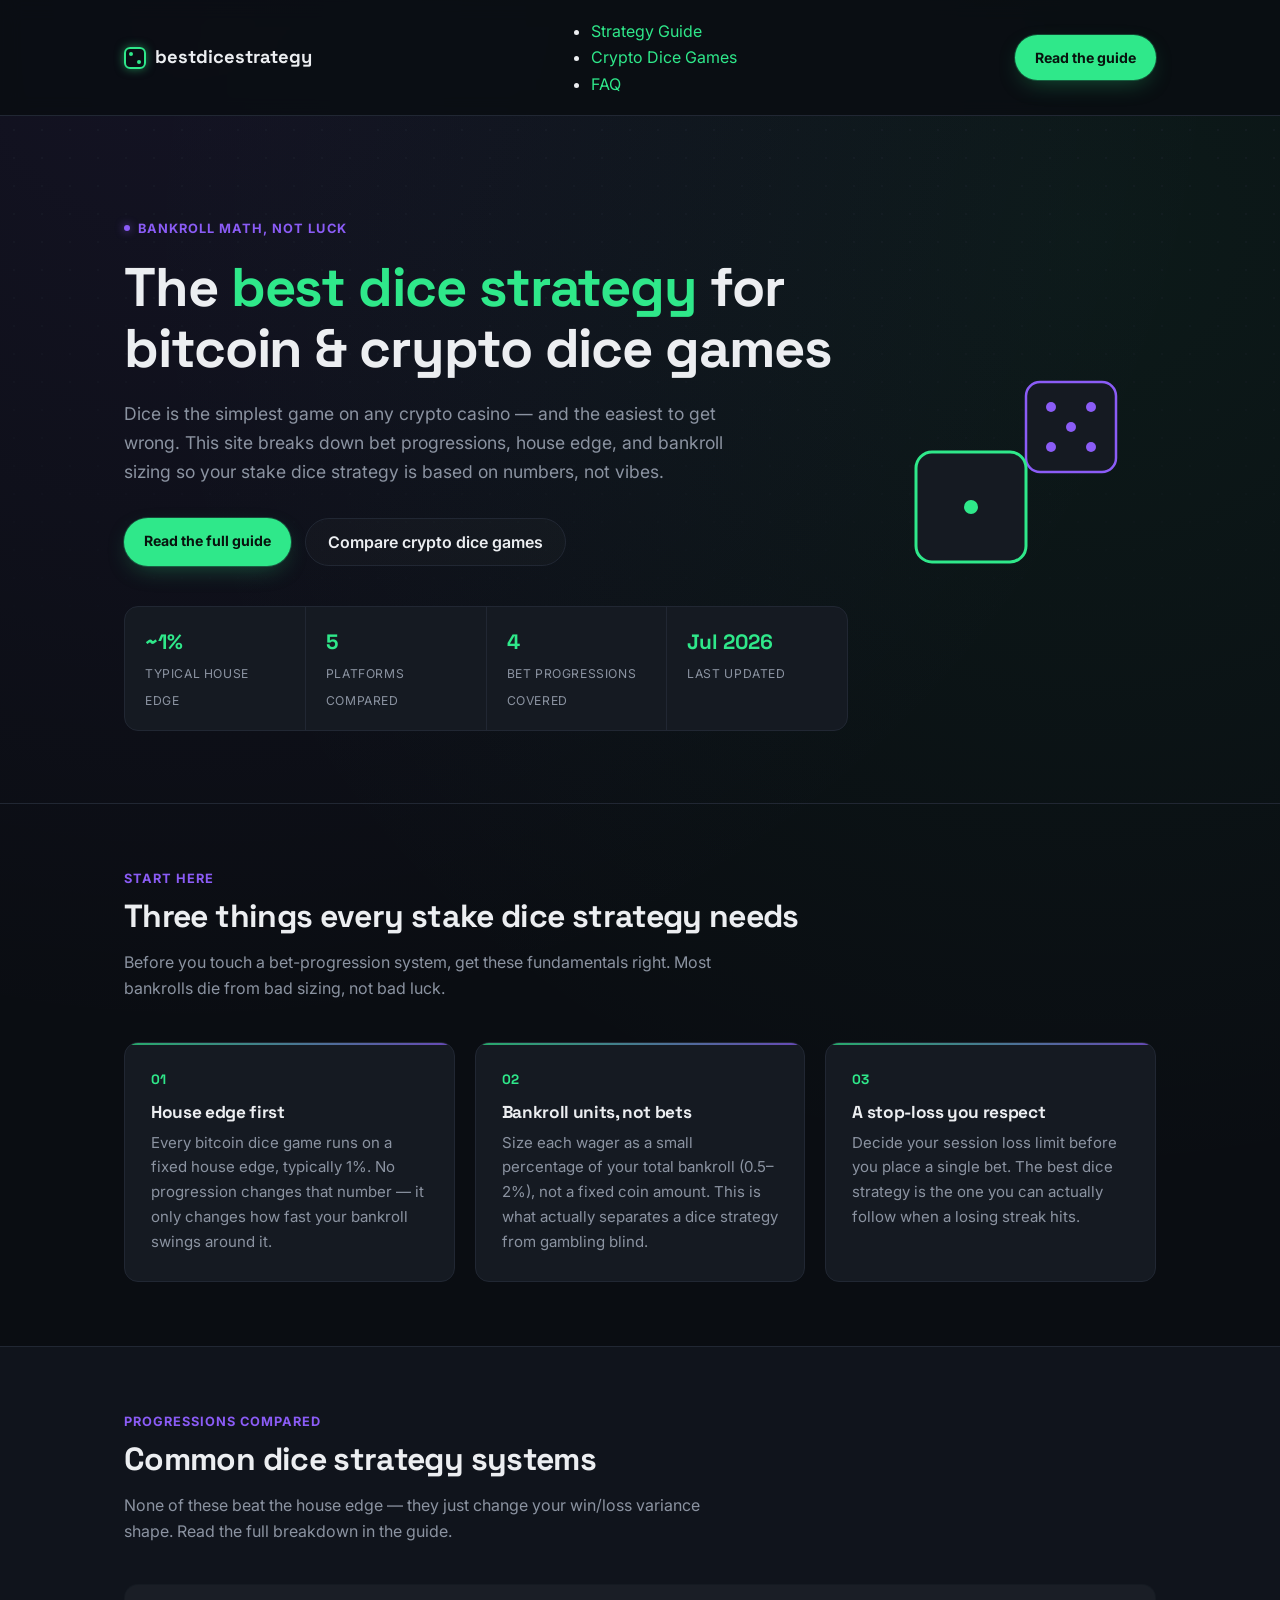
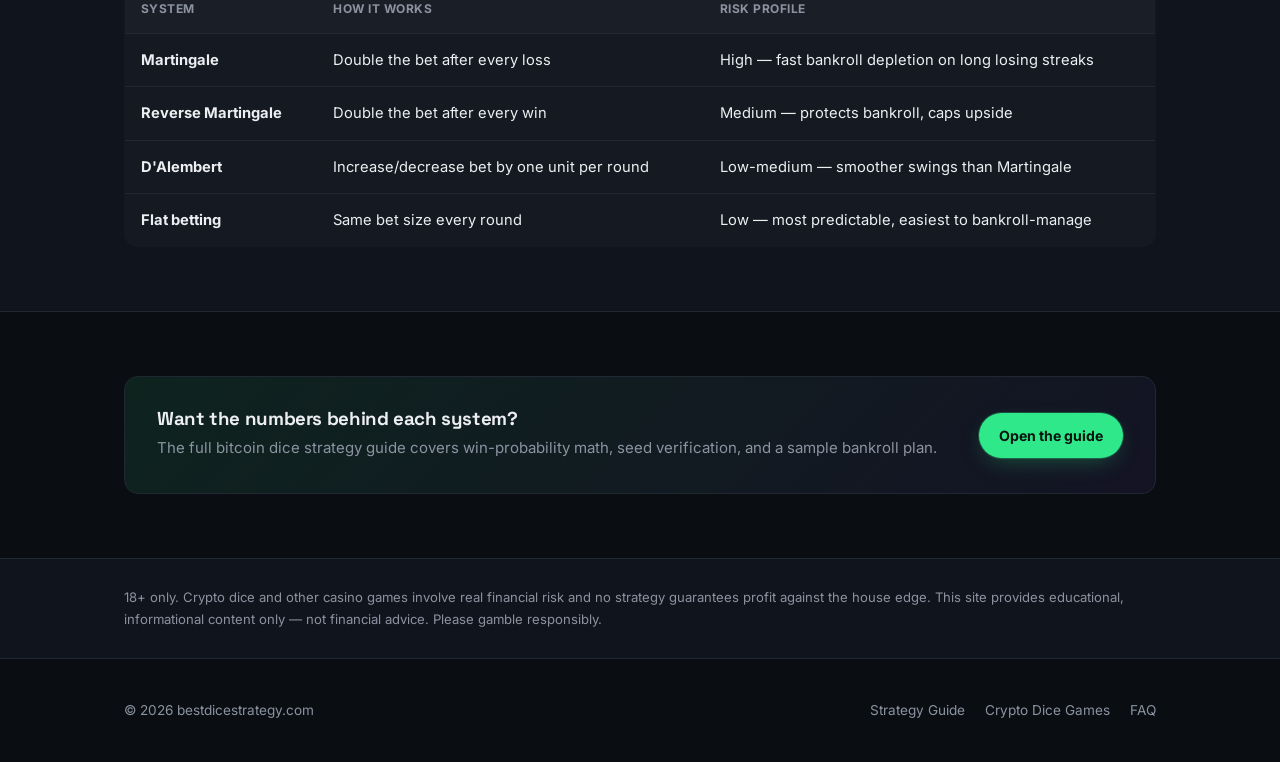
<file: index.html>
<!DOCTYPE html>
<html lang="en">
<head>
<meta charset="UTF-8">
<meta name="viewport" content="width=device-width, initial-scale=1.0">
<title>Best Dice Strategy for Crypto & Bitcoin Dice Games | BestDiceStrategy</title>
<meta name="description" content="A practical guide to the best dice strategy for Stake and other crypto dice games — bankroll rules, bet progressions, and house-edge math for bitcoin dice.">
<link rel="canonical" href="https://www.bestdicestrategy.com/">
<link rel="icon" href="data:,">
<link rel="preconnect" href="https://fonts.googleapis.com">
<link href="https://fonts.googleapis.com/css2?family=Space+Grotesk:wght@500;600;700&family=Inter:wght@400;500;600&display=swap" rel="stylesheet">
<link rel="stylesheet" href="/assets/style.css">
<script type="application/ld+json">
{
  "@context": "https://schema.org",
  "@type": "WebSite",
  "name": "Best Dice Strategy",
  "url": "https://www.bestdicestrategy.com/"
}
</script>
</head>
<body>

<header>
  <div class="nav">
    <a href="/" class="logo"><span class="die"></span>bestdicestrategy</a>
    <ul>
      <li><a href="/bitcoin-dice-strategy-guide.html">Strategy Guide</a></li>
      <li><a href="/crypto-dice-games.html">Crypto Dice Games</a></li>
      <li><a href="/faq.html">FAQ</a></li>
    </ul>
    <a href="/bitcoin-dice-strategy-guide.html" class="cta-btn">Read the guide</a>
  </div>
</header>

<section class="hero">
  <div class="pips"></div>
  <div class="wrap">
    <div class="hero-grid">
      <div class="hero-copy">
        <span class="eyebrow">Bankroll math, not luck</span>
        <h1>The <span>best dice strategy</span> for bitcoin &amp; crypto dice games</h1>
        <p class="lede">Dice is the simplest game on any crypto casino — and the easiest to get wrong. This site breaks down bet progressions, house edge, and bankroll sizing so your stake dice strategy is based on numbers, not vibes.</p>
        <div class="hero-actions">
          <a href="/bitcoin-dice-strategy-guide.html" class="cta-btn">Read the full guide</a>
          <a href="/crypto-dice-games.html" class="btn-outline">Compare crypto dice games</a>
        </div>
        <div class="stats-strip">
          <div class="stat"><span class="stat-val">~1%</span><span class="stat-label">Typical house edge</span></div>
          <div class="stat"><span class="stat-val">5</span><span class="stat-label">Platforms compared</span></div>
          <div class="stat"><span class="stat-val">4</span><span class="stat-label">Bet progressions covered</span></div>
          <div class="stat"><span class="stat-val">Jul 2026</span><span class="stat-label">Last updated</span></div>
        </div>
      </div>
      <div class="hero-visual">
        <svg class="die-svg" viewBox="0 0 260 220" xmlns="http://www.w3.org/2000/svg">
          <g class="die-b">
            <rect x="130" y="20" width="90" height="90" rx="14" fill="#151A22" stroke="#8B5CF6" stroke-width="2.5"/>
            <circle cx="155" cy="45" r="5" fill="#8B5CF6"/>
            <circle cx="195" cy="45" r="5" fill="#8B5CF6"/>
            <circle cx="155" cy="85" r="5" fill="#8B5CF6"/>
            <circle cx="195" cy="85" r="5" fill="#8B5CF6"/>
            <circle cx="175" cy="65" r="5" fill="#8B5CF6"/>
          </g>
          <g class="die-a">
            <rect x="20" y="90" width="110" height="110" rx="16" fill="#151A22" stroke="#2FE88A" stroke-width="3"/>
            <circle cx="75" cy="145" r="7" fill="#2FE88A"/>
          </g>
        </svg>
      </div>
    </div>
  </div>
</section>

<section>
  <div class="wrap">
    <div class="kicker">Start here</div>
    <h2>Three things every stake dice strategy needs</h2>
    <p class="section-sub">Before you touch a bet-progression system, get these fundamentals right. Most bankrolls die from bad sizing, not bad luck.</p>
    <div class="grid">
      <div class="card">
        <div class="num">01</div>
        <h3>House edge first</h3>
        <p>Every bitcoin dice game runs on a fixed house edge, typically 1%. No progression changes that number — it only changes how fast your bankroll swings around it.</p>
      </div>
      <div class="card">
        <div class="num">02</div>
        <h3>Bankroll units, not bets</h3>
        <p>Size each wager as a small percentage of your total bankroll (0.5–2%), not a fixed coin amount. This is what actually separates a dice strategy from gambling blind.</p>
      </div>
      <div class="card">
        <div class="num">03</div>
        <h3>A stop-loss you respect</h3>
        <p>Decide your session loss limit before you place a single bet. The best dice strategy is the one you can actually follow when a losing streak hits.</p>
      </div>
    </div>
  </div>
</section>

<section class="section-alt">
  <div class="wrap">
    <div class="kicker">Progressions compared</div>
    <h2>Common dice strategy systems</h2>
    <p class="section-sub">None of these beat the house edge — they just change your win/loss variance shape. Read the full breakdown in the guide.</p>
    <table>
      <thead>
        <tr><th>System</th><th>How it works</th><th>Risk profile</th></tr>
      </thead>
      <tbody>
        <tr><td><strong>Martingale</strong></td><td>Double the bet after every loss</td><td>High — fast bankroll depletion on long losing streaks</td></tr>
        <tr><td><strong>Reverse Martingale</strong></td><td>Double the bet after every win</td><td>Medium — protects bankroll, caps upside</td></tr>
        <tr><td><strong>D'Alembert</strong></td><td>Increase/decrease bet by one unit per round</td><td>Low-medium — smoother swings than Martingale</td></tr>
        <tr><td><strong>Flat betting</strong></td><td>Same bet size every round</td><td>Low — most predictable, easiest to bankroll-manage</td></tr>
      </tbody>
    </table>
  </div>
</section>

<section>
  <div class="wrap">
    <div class="callout">
      <div>
        <h3>Want the numbers behind each system?</h3>
        <p>The full bitcoin dice strategy guide covers win-probability math, seed verification, and a sample bankroll plan.</p>
      </div>
      <a href="/bitcoin-dice-strategy-guide.html" class="cta-btn">Open the guide</a>
    </div>
  </div>
</section>

<div class="disclaimer">
  <div class="wrap">
    18+ only. Crypto dice and other casino games involve real financial risk and no strategy guarantees profit against the house edge. This site provides educational, informational content only — not financial advice. Please gamble responsibly.
  </div>
</div>

<footer>
  <div class="wrap footer-row">
    <span>© 2026 bestdicestrategy.com</span>
    <div class="footer-links">
      <a href="/bitcoin-dice-strategy-guide.html">Strategy Guide</a>
      <a href="/crypto-dice-games.html">Crypto Dice Games</a>
      <a href="/faq.html">FAQ</a>
    </div>
  </div>
</footer>

</body>
</html>
</file>
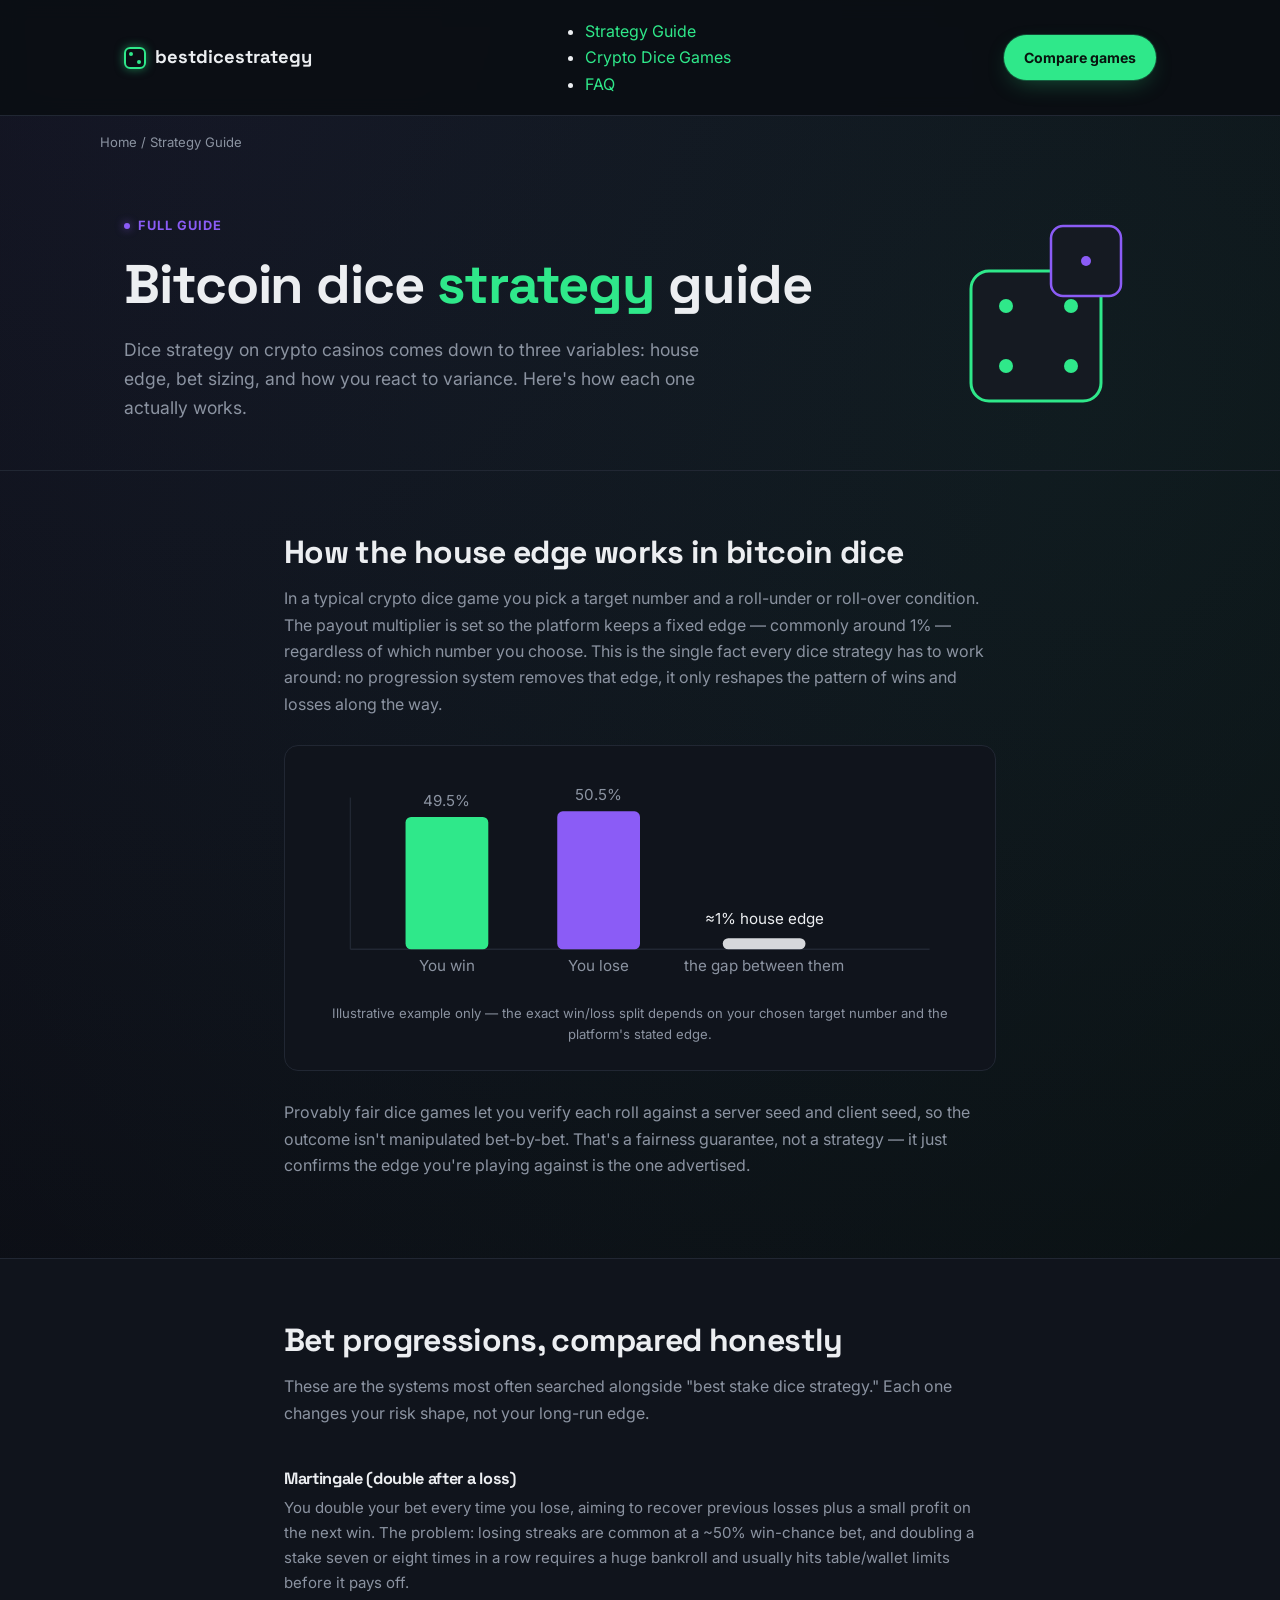
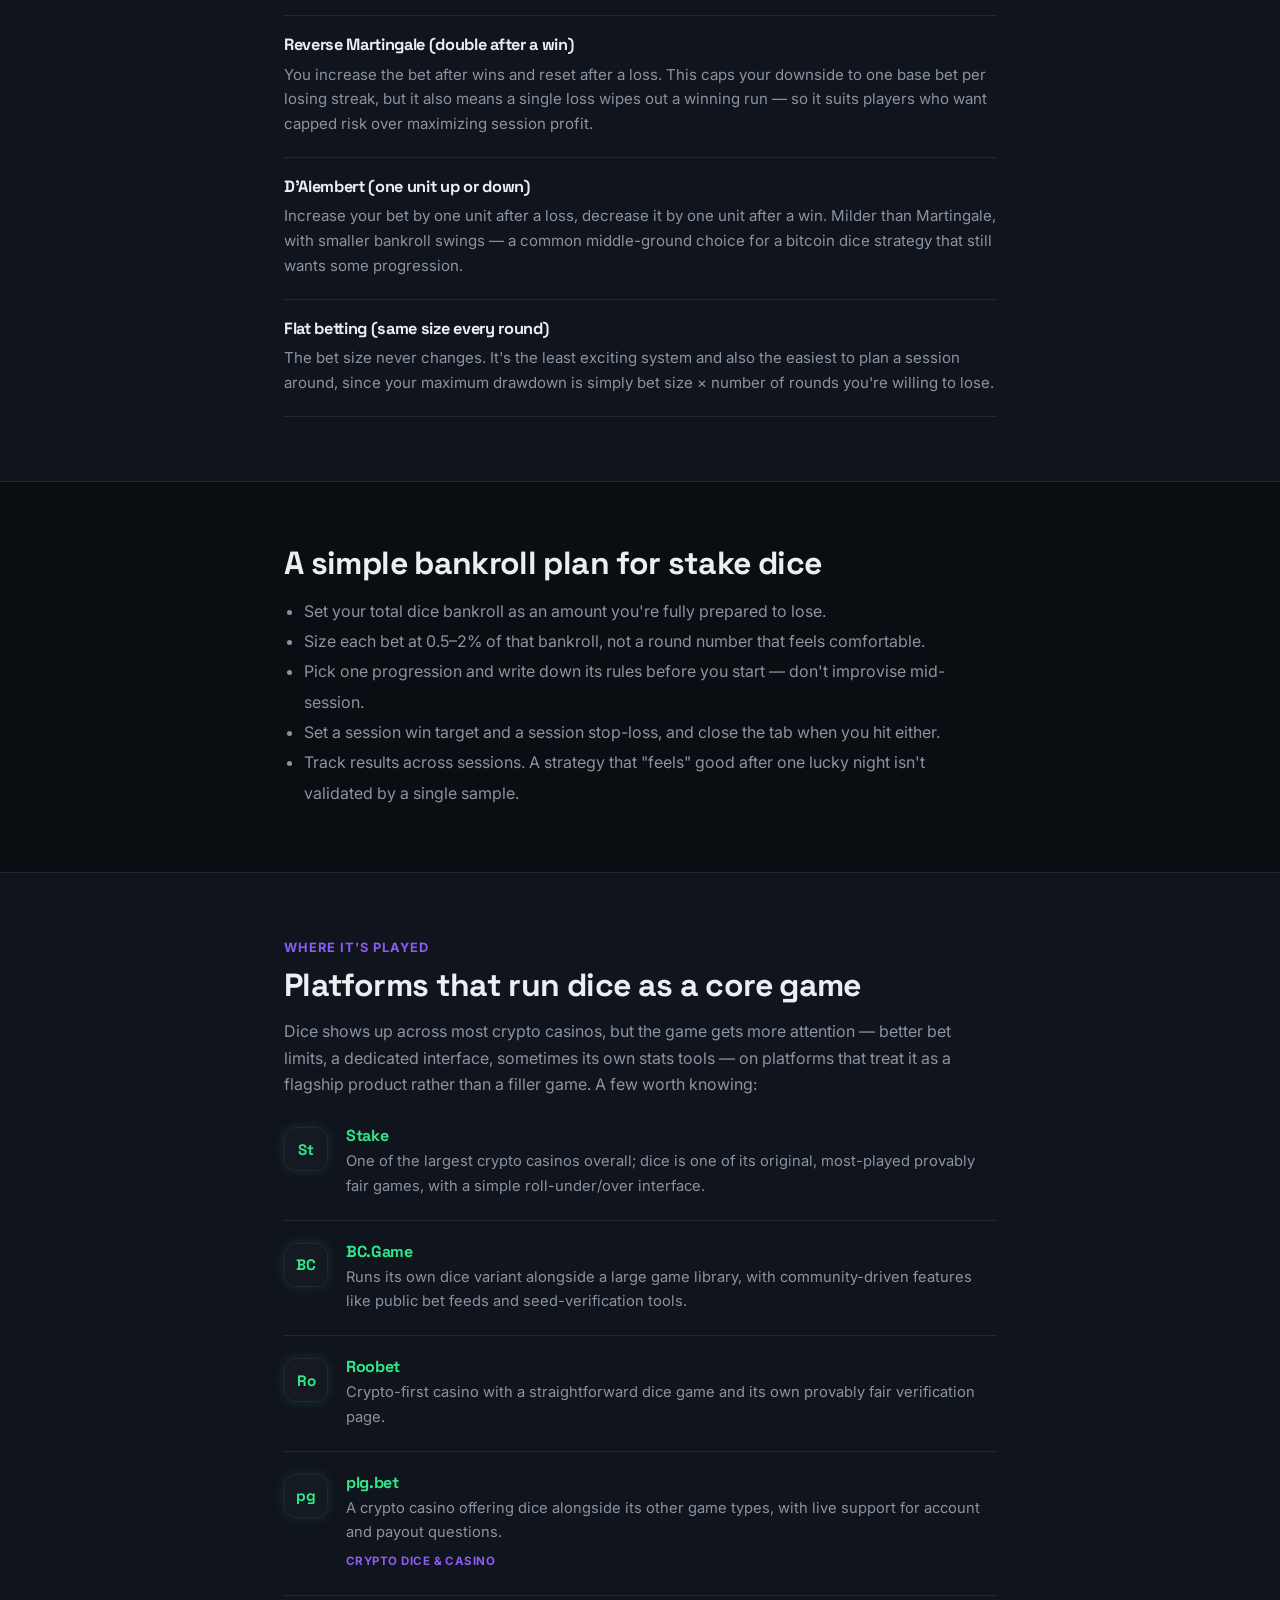
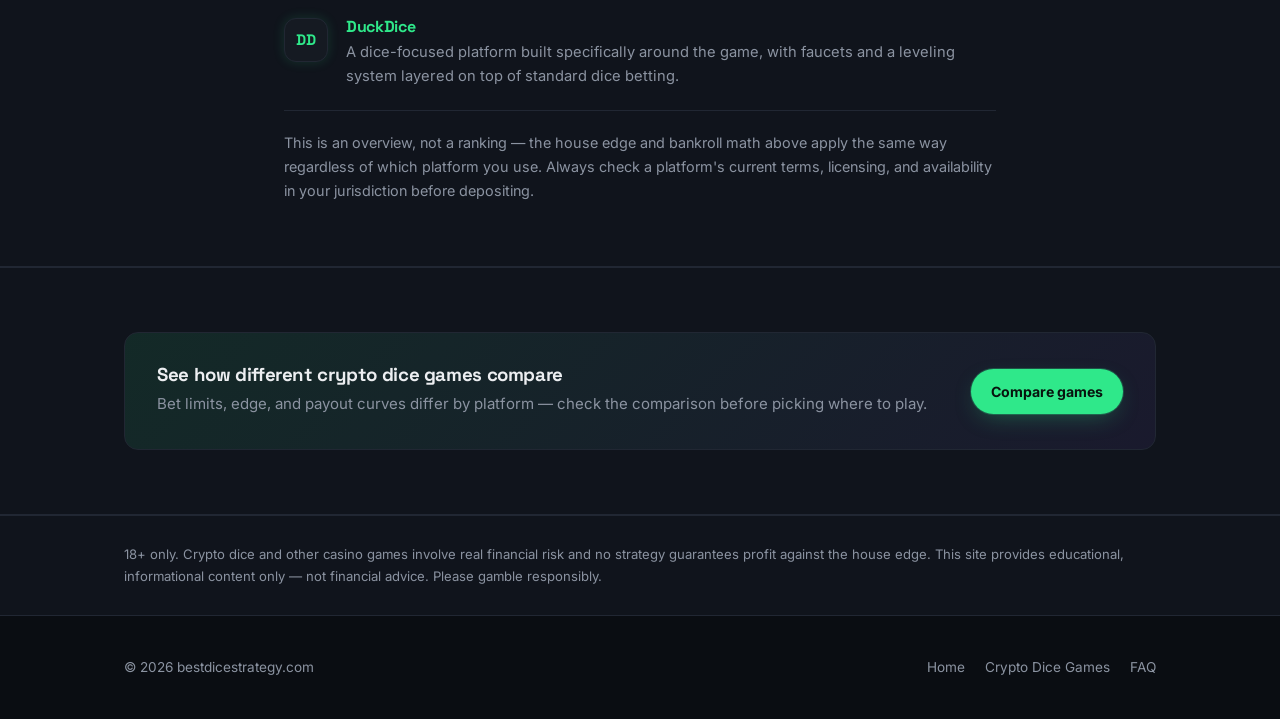
<file: bitcoin-dice-strategy-guide.html>
<!DOCTYPE html>
<html lang="en">
<head>
<meta charset="UTF-8">
<meta name="viewport" content="width=device-width, initial-scale=1.0">
<title>Bitcoin Dice Strategy Guide: Bankroll, Progressions & Math</title>
<meta name="description" content="A full bitcoin dice strategy guide: how house edge works, the main bet progressions (Martingale, D'Alembert, flat betting), and a bankroll plan for stake dice.">
<link rel="canonical" href="https://www.bestdicestrategy.com/bitcoin-dice-strategy-guide.html">
<link rel="icon" href="data:,">
<link rel="preconnect" href="https://fonts.googleapis.com">
<link href="https://fonts.googleapis.com/css2?family=Space+Grotesk:wght@500;600;700&family=Inter:wght@400;500;600&display=swap" rel="stylesheet">
<link rel="stylesheet" href="/assets/style.css">
<script type="application/ld+json">
{
  "@context": "https://schema.org",
  "@type": "Article",
  "headline": "Bitcoin Dice Strategy Guide: Bankroll, Progressions & Math",
  "url": "https://www.bestdicestrategy.com/bitcoin-dice-strategy-guide.html"
}
</script>
</head>
<body>

<header>
  <div class="nav">
    <a href="/" class="logo"><span class="die"></span>bestdicestrategy</a>
    <ul>
      <li><a href="/bitcoin-dice-strategy-guide.html">Strategy Guide</a></li>
      <li><a href="/crypto-dice-games.html">Crypto Dice Games</a></li>
      <li><a href="/faq.html">FAQ</a></li>
    </ul>
    <a href="/crypto-dice-games.html" class="cta-btn">Compare games</a>
  </div>
</header>

<div class="wrap breadcrumb"><a href="/">Home</a> / Strategy Guide</div>

<section class="hero" style="padding:56px 0 48px">
  <div class="wrap">
    <div class="hero-grid">
      <div class="hero-copy">
        <span class="eyebrow">Full guide</span>
        <h1>Bitcoin dice <span>strategy</span> guide</h1>
        <p class="lede">Dice strategy on crypto casinos comes down to three variables: house edge, bet sizing, and how you react to variance. Here's how each one actually works.</p>
      </div>
      <div class="hero-visual" style="width:200px">
        <svg class="die-svg" viewBox="0 0 200 200" xmlns="http://www.w3.org/2000/svg">
          <g class="die-a">
            <rect x="15" y="55" width="130" height="130" rx="18" fill="#151A22" stroke="#2FE88A" stroke-width="3"/>
            <circle cx="50" cy="90" r="7" fill="#2FE88A"/>
            <circle cx="115" cy="90" r="7" fill="#2FE88A"/>
            <circle cx="50" cy="150" r="7" fill="#2FE88A"/>
            <circle cx="115" cy="150" r="7" fill="#2FE88A"/>
          </g>
          <g class="die-b">
            <rect x="95" y="10" width="70" height="70" rx="12" fill="#151A22" stroke="#8B5CF6" stroke-width="2.5"/>
            <circle cx="130" cy="45" r="5" fill="#8B5CF6"/>
          </g>
        </svg>
      </div>
    </div>
  </div>
</section>

<section>
  <div class="wrap" style="max-width:760px">
    <h2>How the house edge works in bitcoin dice</h2>
    <p style="color:var(--muted);margin-bottom:16px">In a typical crypto dice game you pick a target number and a roll-under or roll-over condition. The payout multiplier is set so the platform keeps a fixed edge — commonly around 1% — regardless of which number you choose. This is the single fact every dice strategy has to work around: no progression system removes that edge, it only reshapes the pattern of wins and losses along the way.</p>

    <figure class="figure">
      <svg viewBox="0 0 480 160" xmlns="http://www.w3.org/2000/svg">
        <line x1="30" y1="20" x2="30" y2="130" stroke="#212733" stroke-width="1"/>
        <line x1="30" y1="130" x2="450" y2="130" stroke="#212733" stroke-width="1"/>
        <rect x="70" y="34" width="60" height="96" rx="4" fill="#2FE88A"/>
        <text x="100" y="26" fill="#8B93A1" font-size="11" text-anchor="middle" font-family="Inter, sans-serif">49.5%</text>
        <text x="100" y="146" fill="#8B93A1" font-size="11" text-anchor="middle" font-family="Inter, sans-serif">You win</text>
        <rect x="180" y="30" width="60" height="100" rx="4" fill="#8B5CF6"/>
        <text x="210" y="22" fill="#8B93A1" font-size="11" text-anchor="middle" font-family="Inter, sans-serif">50.5%</text>
        <text x="210" y="146" fill="#8B93A1" font-size="11" text-anchor="middle" font-family="Inter, sans-serif">You lose</text>
        <rect x="300" y="122" width="60" height="8" rx="4" fill="#ECEEF1" opacity=".9"/>
        <text x="330" y="112" fill="#ECEEF1" font-size="11" text-anchor="middle" font-family="Inter, sans-serif">≈1% house edge</text>
        <text x="330" y="146" fill="#8B93A1" font-size="11" text-anchor="middle" font-family="Inter, sans-serif">the gap between them</text>
      </svg>
      <figcaption>Illustrative example only — the exact win/loss split depends on your chosen target number and the platform's stated edge.</figcaption>
    </figure>

    <p style="color:var(--muted);margin-bottom:16px">Provably fair dice games let you verify each roll against a server seed and client seed, so the outcome isn't manipulated bet-by-bet. That's a fairness guarantee, not a strategy — it just confirms the edge you're playing against is the one advertised.</p>
  </div>
</section>

<section class="section-alt">
  <div class="wrap" style="max-width:760px">
    <h2>Bet progressions, compared honestly</h2>
    <p style="color:var(--muted);margin-bottom:24px">These are the systems most often searched alongside "best stake dice strategy." Each one changes your risk shape, not your long-run edge.</p>

    <div class="faq-item">
      <h3>Martingale (double after a loss)</h3>
      <p>You double your bet every time you lose, aiming to recover previous losses plus a small profit on the next win. The problem: losing streaks are common at a ~50% win-chance bet, and doubling a stake seven or eight times in a row requires a huge bankroll and usually hits table/wallet limits before it pays off.</p>
    </div>
    <div class="faq-item">
      <h3>Reverse Martingale (double after a win)</h3>
      <p>You increase the bet after wins and reset after a loss. This caps your downside to one base bet per losing streak, but it also means a single loss wipes out a winning run — so it suits players who want capped risk over maximizing session profit.</p>
    </div>
    <div class="faq-item">
      <h3>D'Alembert (one unit up or down)</h3>
      <p>Increase your bet by one unit after a loss, decrease it by one unit after a win. Milder than Martingale, with smaller bankroll swings — a common middle-ground choice for a bitcoin dice strategy that still wants some progression.</p>
    </div>
    <div class="faq-item">
      <h3>Flat betting (same size every round)</h3>
      <p>The bet size never changes. It's the least exciting system and also the easiest to plan a session around, since your maximum drawdown is simply bet size × number of rounds you're willing to lose.</p>
    </div>
  </div>
</section>

<section>
  <div class="wrap" style="max-width:760px">
    <h2>A simple bankroll plan for stake dice</h2>
    <ul style="color:var(--muted);padding-left:20px;line-height:1.9">
      <li>Set your total dice bankroll as an amount you're fully prepared to lose.</li>
      <li>Size each bet at 0.5–2% of that bankroll, not a round number that feels comfortable.</li>
      <li>Pick one progression and write down its rules before you start — don't improvise mid-session.</li>
      <li>Set a session win target and a session stop-loss, and close the tab when you hit either.</li>
      <li>Track results across sessions. A strategy that "feels" good after one lucky night isn't validated by a single sample.</li>
    </ul>
  </div>
</section>

<section class="section-alt">
  <div class="wrap" style="max-width:760px">
    <div class="kicker">Where it's played</div>
    <h2>Platforms that run dice as a core game</h2>
    <p style="color:var(--muted);margin-bottom:8px">Dice shows up across most crypto casinos, but the game gets more attention — better bet limits, a dedicated interface, sometimes its own stats tools — on platforms that treat it as a flagship product rather than a filler game. A few worth knowing:</p>

    <div class="platform-row">
      <div class="platform-badge">St</div>
      <div>
        <h3><a href="https://stake.com" target="_blank" rel="noopener">Stake</a></h3>
        <p>One of the largest crypto casinos overall; dice is one of its original, most-played provably fair games, with a simple roll-under/over interface.</p>
      </div>
    </div>
    <div class="platform-row">
      <div class="platform-badge">BC</div>
      <div>
        <h3><a href="https://bc.game" target="_blank" rel="noopener">BC.Game</a></h3>
        <p>Runs its own dice variant alongside a large game library, with community-driven features like public bet feeds and seed-verification tools.</p>
      </div>
    </div>
    <div class="platform-row">
      <div class="platform-badge">Ro</div>
      <div>
        <h3><a href="https://roobet.com" target="_blank" rel="noopener">Roobet</a></h3>
        <p>Crypto-first casino with a straightforward dice game and its own provably fair verification page.</p>
      </div>
    </div>
    <div class="platform-row">
      <div class="platform-badge">pg</div>
      <div>
        <h3><a href="https://plg.bet/dice" target="_blank" rel="noopener nofollow">plg.bet</a></h3>
        <p>A crypto casino offering dice alongside its other game types, with live support for account and payout questions.</p>
        <span class="tag">Crypto dice &amp; casino</span>
      </div>
    </div>
    <div class="platform-row">
      <div class="platform-badge">DD</div>
      <div>
        <h3><a href="https://duckdice.io" target="_blank" rel="noopener">DuckDice</a></h3>
        <p>A dice-focused platform built specifically around the game, with faucets and a leveling system layered on top of standard dice betting.</p>
      </div>
    </div>

    <p style="color:var(--muted);margin-top:20px;font-size:.9rem">This is an overview, not a ranking — the house edge and bankroll math above apply the same way regardless of which platform you use. Always check a platform's current terms, licensing, and availability in your jurisdiction before depositing.</p>
  </div>
</section>

<section class="section-alt">
  <div class="wrap">
    <div class="callout">
      <div>
        <h3>See how different crypto dice games compare</h3>
        <p>Bet limits, edge, and payout curves differ by platform — check the comparison before picking where to play.</p>
      </div>
      <a href="/crypto-dice-games.html" class="cta-btn">Compare games</a>
    </div>
  </div>
</section>

<div class="disclaimer">
  <div class="wrap">
    18+ only. Crypto dice and other casino games involve real financial risk and no strategy guarantees profit against the house edge. This site provides educational, informational content only — not financial advice. Please gamble responsibly.
  </div>
</div>

<footer>
  <div class="wrap footer-row">
    <span>© 2026 bestdicestrategy.com</span>
    <div class="footer-links">
      <a href="/">Home</a>
      <a href="/crypto-dice-games.html">Crypto Dice Games</a>
      <a href="/faq.html">FAQ</a>
    </div>
  </div>
</footer>

</body>
</html>
</file>
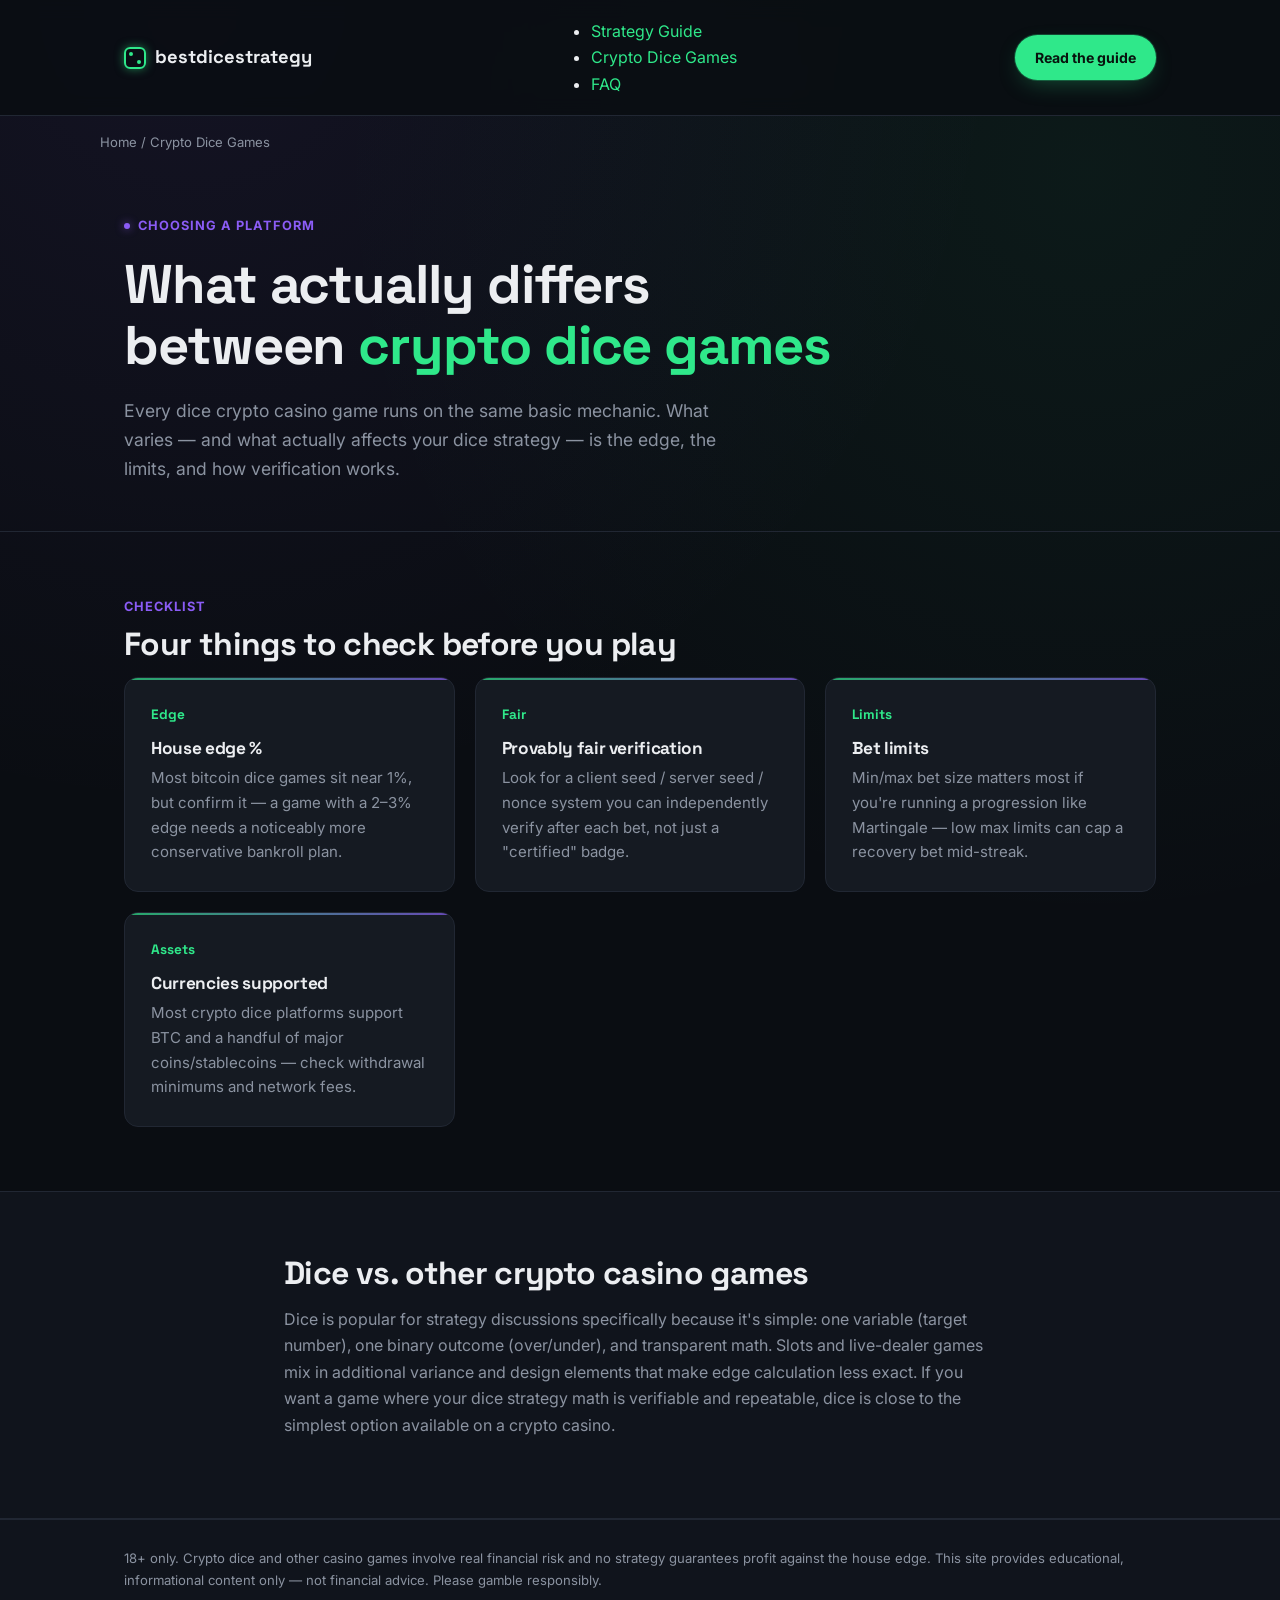
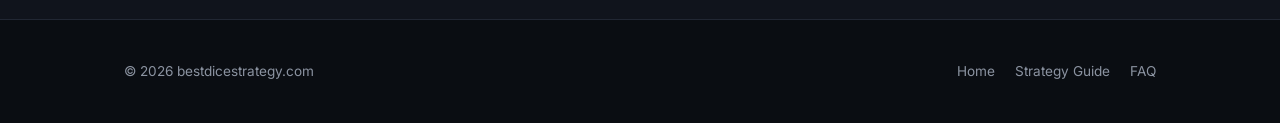
<file: crypto-dice-games.html>
<!DOCTYPE html>
<html lang="en">
<head>
<meta charset="UTF-8">
<meta name="viewport" content="width=device-width, initial-scale=1.0">
<title>Crypto Dice Games: What Makes a Bitcoin Dice Game Worth Playing</title>
<meta name="description" content="What to check before playing any crypto dice game — house edge, provably fair verification, bet limits, and currencies supported by bitcoin dice platforms.">
<link rel="canonical" href="https://www.bestdicestrategy.com/crypto-dice-games.html">
<link rel="icon" href="data:,">
<link rel="preconnect" href="https://fonts.googleapis.com">
<link href="https://fonts.googleapis.com/css2?family=Space+Grotesk:wght@500;600;700&family=Inter:wght@400;500;600&display=swap" rel="stylesheet">
<link rel="stylesheet" href="/assets/style.css">
</head>
<body>

<header>
  <div class="nav">
    <a href="/" class="logo"><span class="die"></span>bestdicestrategy</a>
    <ul>
      <li><a href="/bitcoin-dice-strategy-guide.html">Strategy Guide</a></li>
      <li><a href="/crypto-dice-games.html">Crypto Dice Games</a></li>
      <li><a href="/faq.html">FAQ</a></li>
    </ul>
    <a href="/bitcoin-dice-strategy-guide.html" class="cta-btn">Read the guide</a>
  </div>
</header>

<div class="wrap breadcrumb"><a href="/">Home</a> / Crypto Dice Games</div>

<section class="hero" style="padding:56px 0 48px">
  <div class="wrap" style="position:relative">
    <span class="eyebrow">Choosing a platform</span>
    <h1>What actually differs between <span>crypto dice games</span></h1>
    <p class="lede">Every dice crypto casino game runs on the same basic mechanic. What varies — and what actually affects your dice strategy — is the edge, the limits, and how verification works.</p>
  </div>
</section>

<section>
  <div class="wrap">
    <div class="kicker">Checklist</div>
    <h2>Four things to check before you play</h2>
    <div class="grid">
      <div class="card">
        <div class="num">Edge</div>
        <h3>House edge %</h3>
        <p>Most bitcoin dice games sit near 1%, but confirm it — a game with a 2–3% edge needs a noticeably more conservative bankroll plan.</p>
      </div>
      <div class="card">
        <div class="num">Fair</div>
        <h3>Provably fair verification</h3>
        <p>Look for a client seed / server seed / nonce system you can independently verify after each bet, not just a "certified" badge.</p>
      </div>
      <div class="card">
        <div class="num">Limits</div>
        <h3>Bet limits</h3>
        <p>Min/max bet size matters most if you're running a progression like Martingale — low max limits can cap a recovery bet mid-streak.</p>
      </div>
      <div class="card">
        <div class="num">Assets</div>
        <h3>Currencies supported</h3>
        <p>Most crypto dice platforms support BTC and a handful of major coins/stablecoins — check withdrawal minimums and network fees.</p>
      </div>
    </div>
  </div>
</section>

<section class="section-alt">
  <div class="wrap" style="max-width:760px">
    <h2>Dice vs. other crypto casino games</h2>
    <p style="color:var(--muted);margin-bottom:16px">Dice is popular for strategy discussions specifically because it's simple: one variable (target number), one binary outcome (over/under), and transparent math. Slots and live-dealer games mix in additional variance and design elements that make edge calculation less exact. If you want a game where your dice strategy math is verifiable and repeatable, dice is close to the simplest option available on a crypto casino.</p>
  </div>
</section>

<div class="disclaimer">
  <div class="wrap">
    18+ only. Crypto dice and other casino games involve real financial risk and no strategy guarantees profit against the house edge. This site provides educational, informational content only — not financial advice. Please gamble responsibly.
  </div>
</div>

<footer>
  <div class="wrap footer-row">
    <span>© 2026 bestdicestrategy.com</span>
    <div class="footer-links">
      <a href="/">Home</a>
      <a href="/bitcoin-dice-strategy-guide.html">Strategy Guide</a>
      <a href="/faq.html">FAQ</a>
    </div>
  </div>
</footer>

</body>
</html>
</file>
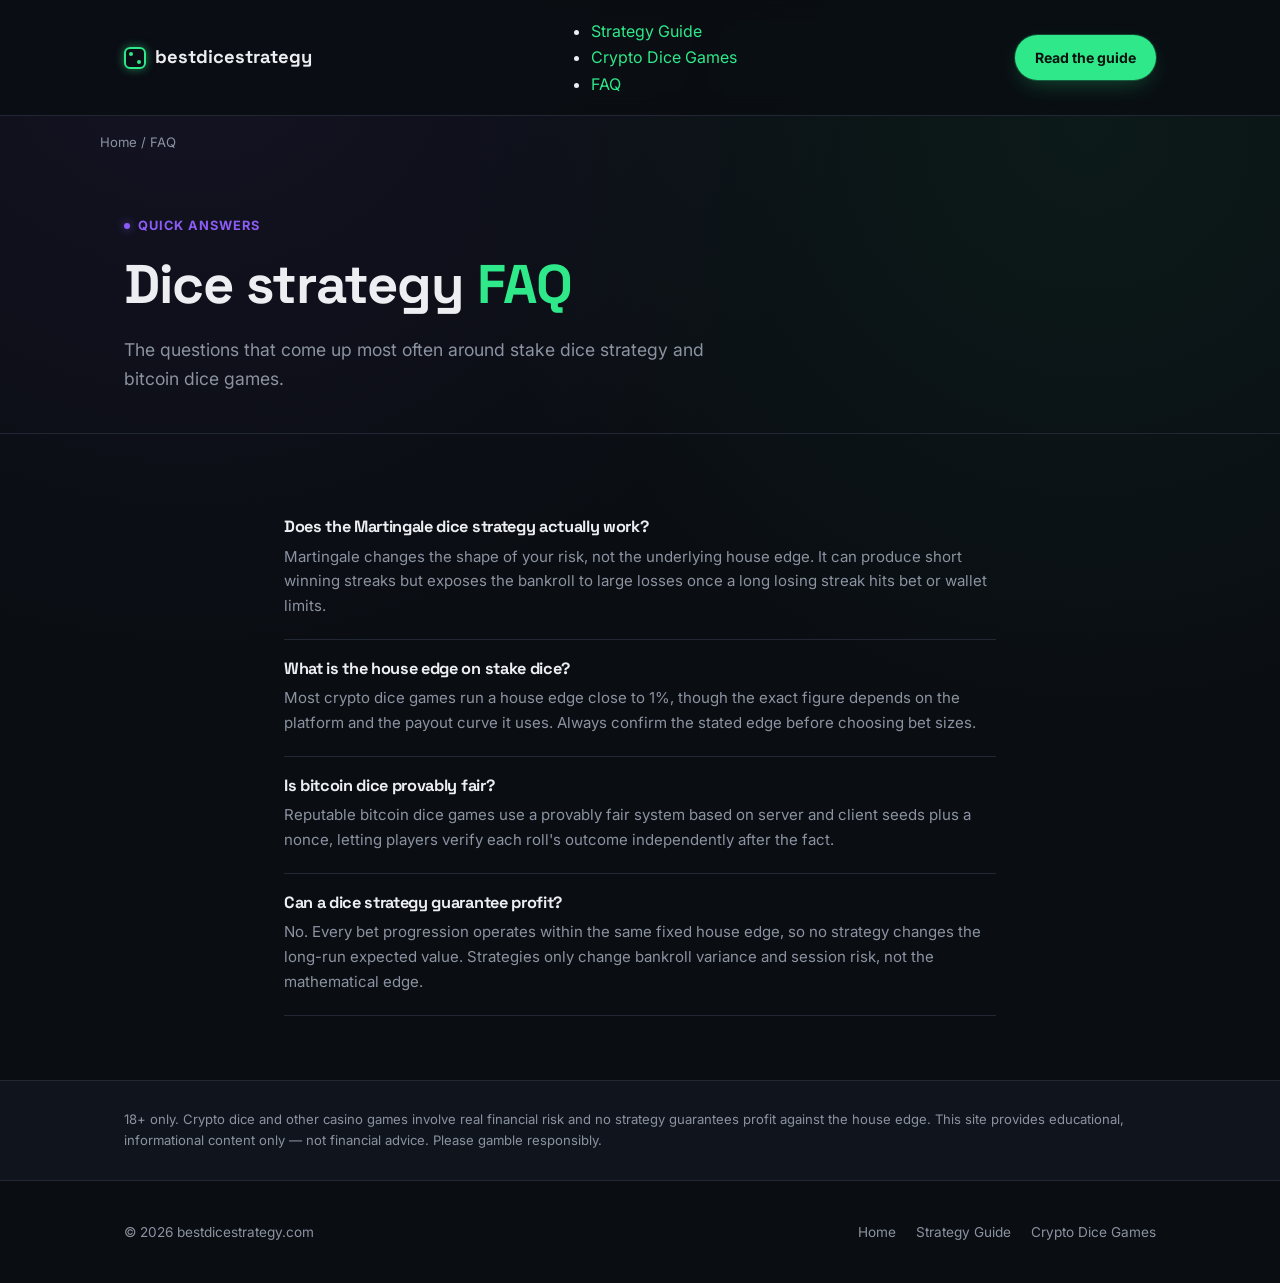
<file: faq.html>
<!DOCTYPE html>
<html lang="en">
<head>
<meta charset="UTF-8">
<meta name="viewport" content="width=device-width, initial-scale=1.0">
<title>Dice Strategy FAQ: Stake Dice, Bitcoin Dice & House Edge Questions</title>
<meta name="description" content="Answers to the most common questions about dice strategy on crypto casinos: does Martingale work, what's the house edge, and is bitcoin dice beatable long-term.">
<link rel="canonical" href="https://www.bestdicestrategy.com/faq.html">
<link rel="icon" href="data:,">
<link rel="preconnect" href="https://fonts.googleapis.com">
<link href="https://fonts.googleapis.com/css2?family=Space+Grotesk:wght@500;600;700&family=Inter:wght@400;500;600&display=swap" rel="stylesheet">
<link rel="stylesheet" href="/assets/style.css">
<script type="application/ld+json">
{
  "@context": "https://schema.org",
  "@type": "FAQPage",
  "mainEntity": [
    {
      "@type": "Question",
      "name": "Does the Martingale dice strategy actually work?",
      "acceptedAnswer": {
        "@type": "Answer",
        "text": "Martingale changes the shape of your risk, not the underlying house edge. It can produce short winning streaks but exposes the bankroll to large losses once a long losing streak hits bet or wallet limits."
      }
    },
    {
      "@type": "Question",
      "name": "What is the house edge on stake dice?",
      "acceptedAnswer": {
        "@type": "Answer",
        "text": "Most crypto dice games run a house edge close to 1%, though the exact figure depends on the platform and the payout curve it uses. Always confirm the stated edge before choosing bet sizes."
      }
    },
    {
      "@type": "Question",
      "name": "Is bitcoin dice provably fair?",
      "acceptedAnswer": {
        "@type": "Answer",
        "text": "Reputable bitcoin dice games use a provably fair system based on server and client seeds plus a nonce, letting players verify each roll's outcome independently after the fact."
      }
    },
    {
      "@type": "Question",
      "name": "Can a dice strategy guarantee profit?",
      "acceptedAnswer": {
        "@type": "Answer",
        "text": "No. Every bet progression operates within the same fixed house edge, so no strategy changes the long-run expected value. Strategies only change bankroll variance and session risk, not the mathematical edge."
      }
    }
  ]
}
</script>
</head>
<body>

<header>
  <div class="nav">
    <a href="/" class="logo"><span class="die"></span>bestdicestrategy</a>
    <ul>
      <li><a href="/bitcoin-dice-strategy-guide.html">Strategy Guide</a></li>
      <li><a href="/crypto-dice-games.html">Crypto Dice Games</a></li>
      <li><a href="/faq.html">FAQ</a></li>
    </ul>
    <a href="/bitcoin-dice-strategy-guide.html" class="cta-btn">Read the guide</a>
  </div>
</header>

<div class="wrap breadcrumb"><a href="/">Home</a> / FAQ</div>

<section class="hero" style="padding:56px 0 40px">
  <div class="wrap" style="position:relative">
    <span class="eyebrow">Quick answers</span>
    <h1>Dice strategy <span>FAQ</span></h1>
    <p class="lede">The questions that come up most often around stake dice strategy and bitcoin dice games.</p>
  </div>
</section>

<section>
  <div class="wrap" style="max-width:760px">
    <div class="faq-item">
      <h3>Does the Martingale dice strategy actually work?</h3>
      <p>Martingale changes the shape of your risk, not the underlying house edge. It can produce short winning streaks but exposes the bankroll to large losses once a long losing streak hits bet or wallet limits.</p>
    </div>
    <div class="faq-item">
      <h3>What is the house edge on stake dice?</h3>
      <p>Most crypto dice games run a house edge close to 1%, though the exact figure depends on the platform and the payout curve it uses. Always confirm the stated edge before choosing bet sizes.</p>
    </div>
    <div class="faq-item">
      <h3>Is bitcoin dice provably fair?</h3>
      <p>Reputable bitcoin dice games use a provably fair system based on server and client seeds plus a nonce, letting players verify each roll's outcome independently after the fact.</p>
    </div>
    <div class="faq-item">
      <h3>Can a dice strategy guarantee profit?</h3>
      <p>No. Every bet progression operates within the same fixed house edge, so no strategy changes the long-run expected value. Strategies only change bankroll variance and session risk, not the mathematical edge.</p>
    </div>
  </div>
</section>

<div class="disclaimer">
  <div class="wrap">
    18+ only. Crypto dice and other casino games involve real financial risk and no strategy guarantees profit against the house edge. This site provides educational, informational content only — not financial advice. Please gamble responsibly.
  </div>
</div>

<footer>
  <div class="wrap footer-row">
    <span>© 2026 bestdicestrategy.com</span>
    <div class="footer-links">
      <a href="/">Home</a>
      <a href="/bitcoin-dice-strategy-guide.html">Strategy Guide</a>
      <a href="/crypto-dice-games.html">Crypto Dice Games</a>
    </div>
  </div>
</footer>

</body>
</html>
</file>
<file: assets/style.css>
/* Best Dice Strategy — design tokens v2
   Visual language pulled from the crypto-casino genre (Stake/BC.Game/Roobet/DuckDice):
   near-black base, one loud neon accent, glow on interactive elements, chunky rounded cards.
   bg: #0A0D12 / bg-alt: #10141C / bg-card: #151A22
   green: #2FE88A (primary neon) / violet: #8B5CF6 (glow accent) / gold: #D9A63C (dice identity)
   text: #ECEEF1 / muted: #8B93A1 / border: #212733
   display: Space Grotesk / body: Inter
*/

:root{
  --bg:#0A0D12;
  --bg-alt:#10141C;
  --bg-card:#151A22;
  --green:#2FE88A;
  --violet:#8B5CF6;
  --gold:#D9A63C;
  --teal:#2FE88A;
  --text:#ECEEF1;
  --muted:#8B93A1;
  --border:#212733;
  --radius:14px;
  --glow-green:0 0 0 1px rgba(47,232,138,.25), 0 8px 24px -8px rgba(47,232,138,.35);
  --glow-violet:0 0 0 1px rgba(139,92,246,.25), 0 8px 24px -8px rgba(139,92,246,.35);
}

*{box-sizing:border-box;margin:0;padding:0}

html{scroll-behavior:smooth}

body{
  background:
    radial-gradient(circle at 15% 0%, rgba(139,92,246,.08), transparent 40%),
    radial-gradient(circle at 85% 10%, rgba(47,232,138,.06), transparent 40%),
    var(--bg);
  color:var(--text);
  font-family:'Inter',system-ui,-apple-system,sans-serif;
  line-height:1.65;
  font-size:16px;
  -webkit-font-smoothing:antialiased;
}

h1,h2,h3,.display{
  font-family:'Space Grotesk',system-ui,sans-serif;
  font-weight:700;
  letter-spacing:-0.02em;
  line-height:1.12;
}

a{color:var(--green);text-decoration:none}
a:hover{text-decoration:underline}


img{max-width:100%;display:block}

.wrap{max-width:1080px;margin:0 auto;padding:0 24px}

/* ---------- pip pattern background ---------- */
.pips{
  position:absolute;inset:0;
  background-image:radial-gradient(var(--border) 1.5px, transparent 1.5px);
  background-size:28px 28px;
  opacity:.35;
  mask-image:linear-gradient(to bottom, black, transparent 85%);
}

/* ---------- header ---------- */
header{
  border-bottom:1px solid var(--border);
  position:sticky;top:0;background:rgba(10,13,18,.85);
  backdrop-filter:blur(10px);
  z-index:20;
}
.nav{
  display:flex;align-items:center;justify-content:space-between;
  padding:18px 24px;max-width:1080px;margin:0 auto;
}
.logo{
  font-family:'Space Grotesk',sans-serif;font-weight:700;font-size:1.15rem;
  color:var(--text);display:flex;align-items:center;gap:9px;
}
.logo .die{
  width:22px;height:22px;border:2px solid var(--green);border-radius:6px;
  position:relative;flex:none;
  box-shadow:0 0 10px rgba(47,232,138,.5);
}
.logo .die::before,.logo .die::after{
  content:"";position:absolute;width:4px;height:4px;background:var(--green);border-radius:50%;
}
.logo .die::before{top:3px;left:3px}
.logo .die::after{bottom:3px;right:3px}
nav ul{display:flex;gap:28px;list-style:none}
nav ul a{color:var(--muted);font-size:.92rem;font-weight:500}
nav ul a:hover{color:var(--text);text-decoration:none}
.cta-btn{
  background:var(--green);color:#08130E;padding:11px 20px;border-radius:999px;
  font-weight:700;font-size:.88rem;white-space:nowrap;
  box-shadow:var(--glow-green);
  transition:transform .15s ease, box-shadow .15s ease;
}
.cta-btn:hover{
  text-decoration:none;transform:translateY(-1px);
  box-shadow:0 0 0 1px rgba(47,232,138,.4), 0 10px 28px -6px rgba(47,232,138,.55);
}

@media (max-width:640px){
  nav ul{display:none}
}

/* ---------- hero ---------- */
.hero{position:relative;overflow:hidden;padding:96px 0 72px;border-bottom:1px solid var(--border)}
.eyebrow{
  display:inline-flex;align-items:center;gap:8px;
  color:var(--violet);font-size:.8rem;font-weight:700;letter-spacing:.08em;text-transform:uppercase;
  margin-bottom:18px;
}
.eyebrow::before{content:"";width:6px;height:6px;background:var(--violet);border-radius:50%;box-shadow:0 0 8px rgba(139,92,246,.7)}
.hero h1{font-size:clamp(2.1rem,4.4vw,3.4rem);max-width:760px;color:var(--text)}
.hero h1 span{color:var(--green)}
.hero p.lede{color:var(--muted);font-size:1.1rem;max-width:600px;margin-top:20px}
.hero-actions{display:flex;gap:14px;margin-top:32px;flex-wrap:wrap}
.btn-outline{
  border:1px solid var(--border);padding:10px 22px;border-radius:999px;color:var(--text);font-weight:600;
  background:rgba(255,255,255,.02);
}
.btn-outline:hover{border-color:var(--violet);text-decoration:none;box-shadow:var(--glow-violet)}

/* ---------- stats strip ---------- */
.stats-strip{
  display:flex;gap:0;border:1px solid var(--border);border-radius:var(--radius);
  background:var(--bg-card);overflow:hidden;margin-top:40px;flex-wrap:wrap;
}
.stat{
  flex:1;min-width:130px;padding:18px 20px;border-right:1px solid var(--border);
}
.stat:last-child{border-right:none}
.stat .stat-val{
  font-family:'Space Grotesk',sans-serif;font-weight:700;font-size:1.3rem;color:var(--green);
  display:block;
}
.stat .stat-label{color:var(--muted);font-size:.76rem;text-transform:uppercase;letter-spacing:.05em;margin-top:2px}

.hero-grid{display:flex;align-items:center;gap:48px;position:relative}
.hero-copy{flex:1;min-width:0}
.hero-visual{flex:none;width:260px}
@media (max-width:820px){
  .hero-grid{flex-direction:column-reverse;gap:32px}
  .hero-visual{width:200px}
  .stats-strip{flex-direction:column}
  .stat{border-right:none;border-bottom:1px solid var(--border)}
  .stat:last-child{border-bottom:none}
}
.die-svg{width:100%;display:block}
@keyframes die-float{
  0%,100%{transform:translateY(0) rotate(-6deg)}
  50%{transform:translateY(-10px) rotate(-2deg)}
}
@keyframes die-float-2{
  0%,100%{transform:translateY(0) rotate(8deg)}
  50%{transform:translateY(-8px) rotate(12deg)}
}
.die-a{animation:die-float 5s ease-in-out infinite}
.die-b{animation:die-float-2 6s ease-in-out infinite}
@media (prefers-reduced-motion:reduce){
  .die-a,.die-b{animation:none}
}

/* ---------- section basics ---------- */
section{padding:64px 0}
.section-alt{background:var(--bg-alt);border-top:1px solid var(--border);border-bottom:1px solid var(--border)}
.kicker{color:var(--violet);font-size:.8rem;font-weight:700;letter-spacing:.08em;text-transform:uppercase;margin-bottom:10px}
h2{font-size:clamp(1.5rem,2.6vw,2rem);margin-bottom:14px}
.section-sub{color:var(--muted);max-width:620px;margin-bottom:40px}

/* ---------- cards grid ---------- */
.grid{display:grid;grid-template-columns:repeat(3,1fr);gap:20px}
@media (max-width:800px){.grid{grid-template-columns:1fr}}
.card{
  background:var(--bg-card);border:1px solid var(--border);border-radius:var(--radius);
  padding:26px;position:relative;overflow:hidden;
  transition:border-color .18s ease, transform .18s ease;
}
.card::before{
  content:"";position:absolute;top:0;left:0;right:0;height:2px;
  background:linear-gradient(90deg,var(--green),var(--violet));opacity:.7;
}
.card:hover{border-color:rgba(47,232,138,.4);transform:translateY(-2px)}
.card .num{
  font-family:'Space Grotesk',sans-serif;color:var(--green);font-size:.85rem;font-weight:700;
  margin-bottom:12px;
}
.card h3{font-size:1.08rem;margin-bottom:8px}
.card p{color:var(--muted);font-size:.94rem}

/* ---------- table ---------- */
table{width:100%;border-collapse:collapse;margin-top:8px;background:var(--bg-card);border:1px solid var(--border);border-radius:var(--radius);overflow:hidden}
th,td{text-align:left;padding:14px 16px;border-bottom:1px solid var(--border);font-size:.92rem}
th{color:var(--muted);font-weight:700;text-transform:uppercase;font-size:.75rem;letter-spacing:.04em;background:rgba(255,255,255,.02)}
tr:hover td{background:rgba(47,232,138,.05)}
td strong{color:var(--text)}

/* ---------- faq ---------- */
.faq-item{border-bottom:1px solid var(--border);padding:20px 0}
.faq-item h3{font-size:1.02rem;margin-bottom:8px;color:var(--text)}
.faq-item p{color:var(--muted);font-size:.94rem}

/* ---------- callout ---------- */
.callout{
  border:1px solid var(--border);background:linear-gradient(135deg,rgba(47,232,138,.10),rgba(139,92,246,.08));
  border-radius:var(--radius);padding:32px;display:flex;align-items:center;justify-content:space-between;gap:24px;
  flex-wrap:wrap;
}
.callout h3{margin-bottom:6px}
.callout p{color:var(--muted);font-size:.94rem}

/* ---------- disclaimer ---------- */
.disclaimer{
  background:var(--bg-alt);border-top:1px solid var(--border);padding:28px 0;
  color:var(--muted);font-size:.82rem;
}

/* ---------- footer ---------- */
footer{border-top:1px solid var(--border);padding:40px 0;color:var(--muted);font-size:.85rem}
.footer-row{display:flex;justify-content:space-between;flex-wrap:wrap;gap:16px}
.footer-links{display:flex;gap:20px}
.footer-links a{color:var(--muted)}
.footer-links a:hover{color:var(--text)}

/* ---------- platforms list ---------- */
.platform-row{
  display:flex;gap:18px;align-items:flex-start;padding:22px 0;
  border-bottom:1px solid var(--border);
}
.platform-row:last-child{border-bottom:none}
.platform-badge{
  flex:none;width:44px;height:44px;border-radius:12px;
  display:flex;align-items:center;justify-content:center;
  font-family:'Space Grotesk',sans-serif;font-weight:700;font-size:.95rem;
  border:1px solid var(--border);color:var(--green);background:var(--bg-card);
  box-shadow:0 0 12px rgba(47,232,138,.15);
}
.platform-row h3{font-size:1rem;margin-bottom:4px}
.platform-row p{color:var(--muted);font-size:.92rem}
.platform-row .tag{
  display:inline-block;margin-top:8px;font-size:.72rem;letter-spacing:.04em;text-transform:uppercase;
  color:var(--violet);font-weight:700;
}


/* ---------- inline illustration box ---------- */
.figure{
  border:1px solid var(--border);background:var(--bg-alt);border-radius:var(--radius);
  padding:24px;margin:28px 0;
}
.figure svg{width:100%;display:block}
.figure figcaption{color:var(--muted);font-size:.82rem;margin-top:12px;text-align:center}

.breadcrumb{color:var(--muted);font-size:.82rem;padding:16px 0 0}
.breadcrumb a{color:var(--muted)}
</file>
